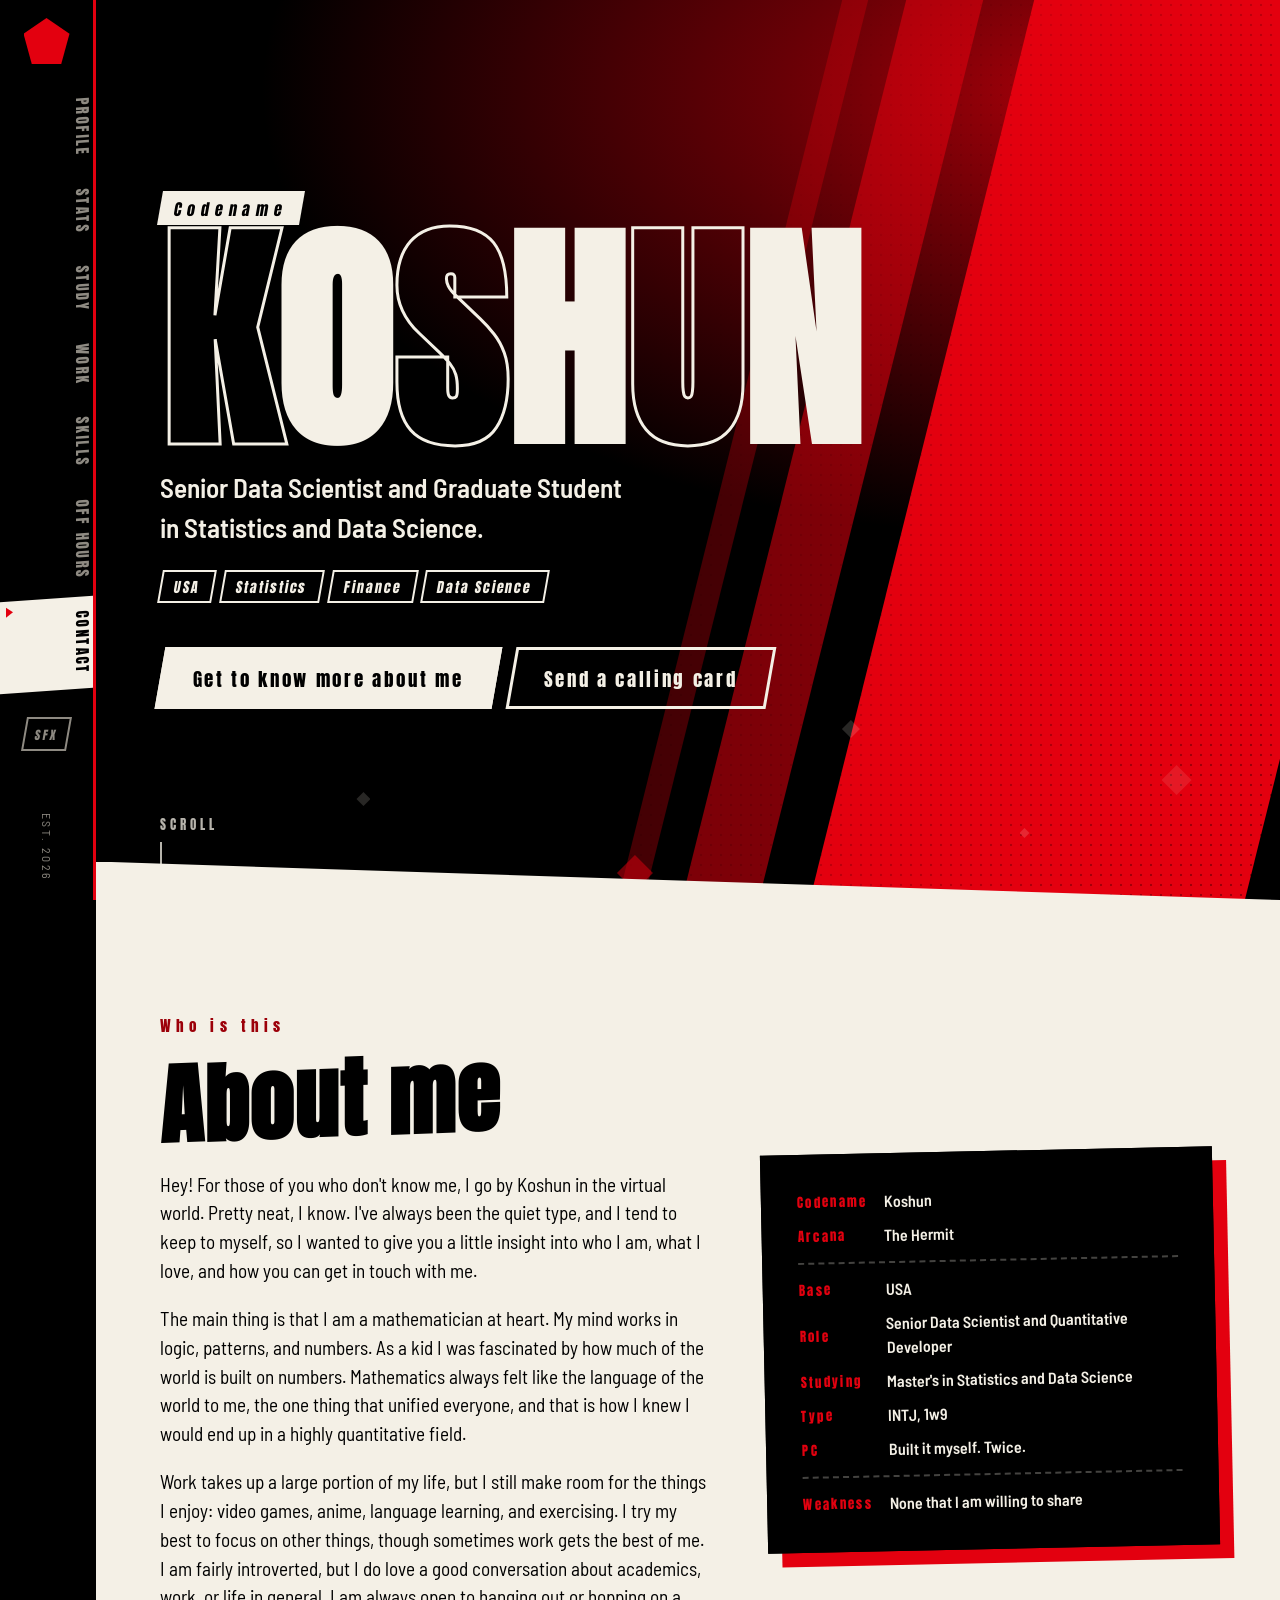
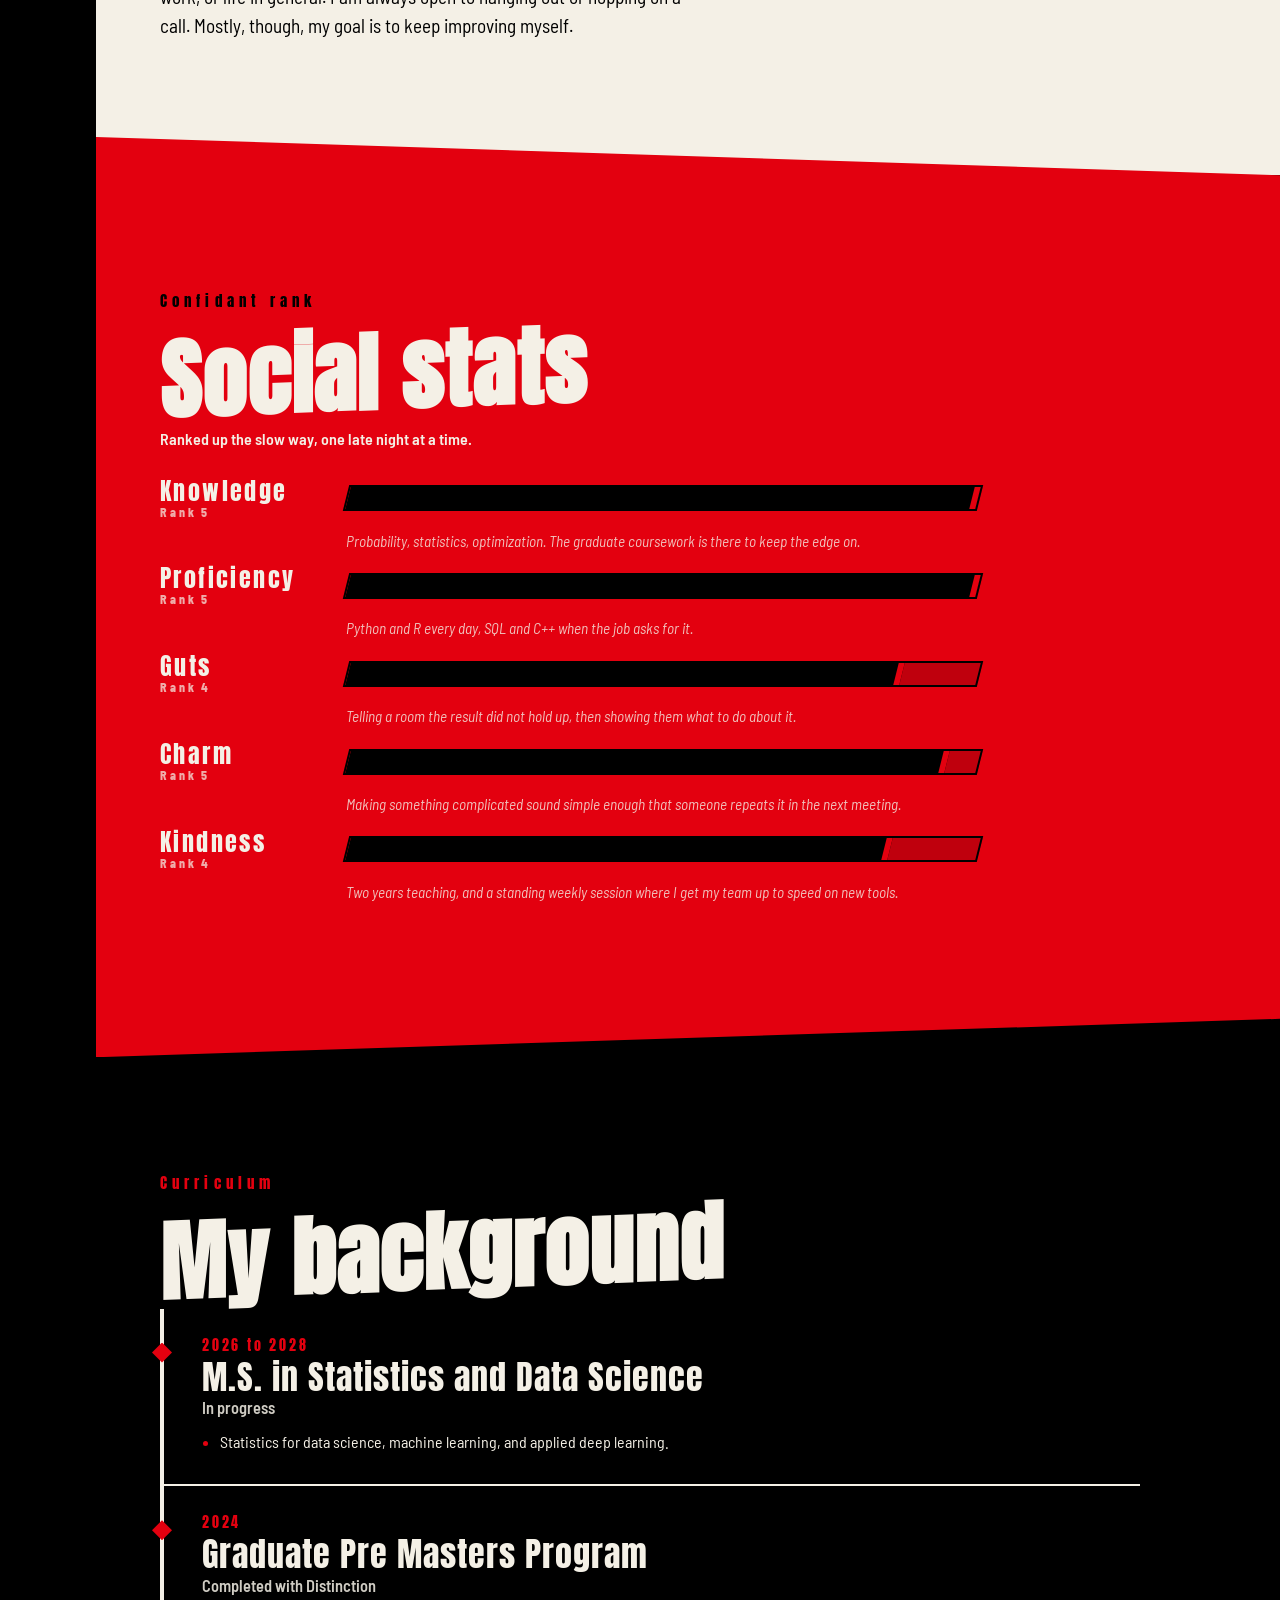
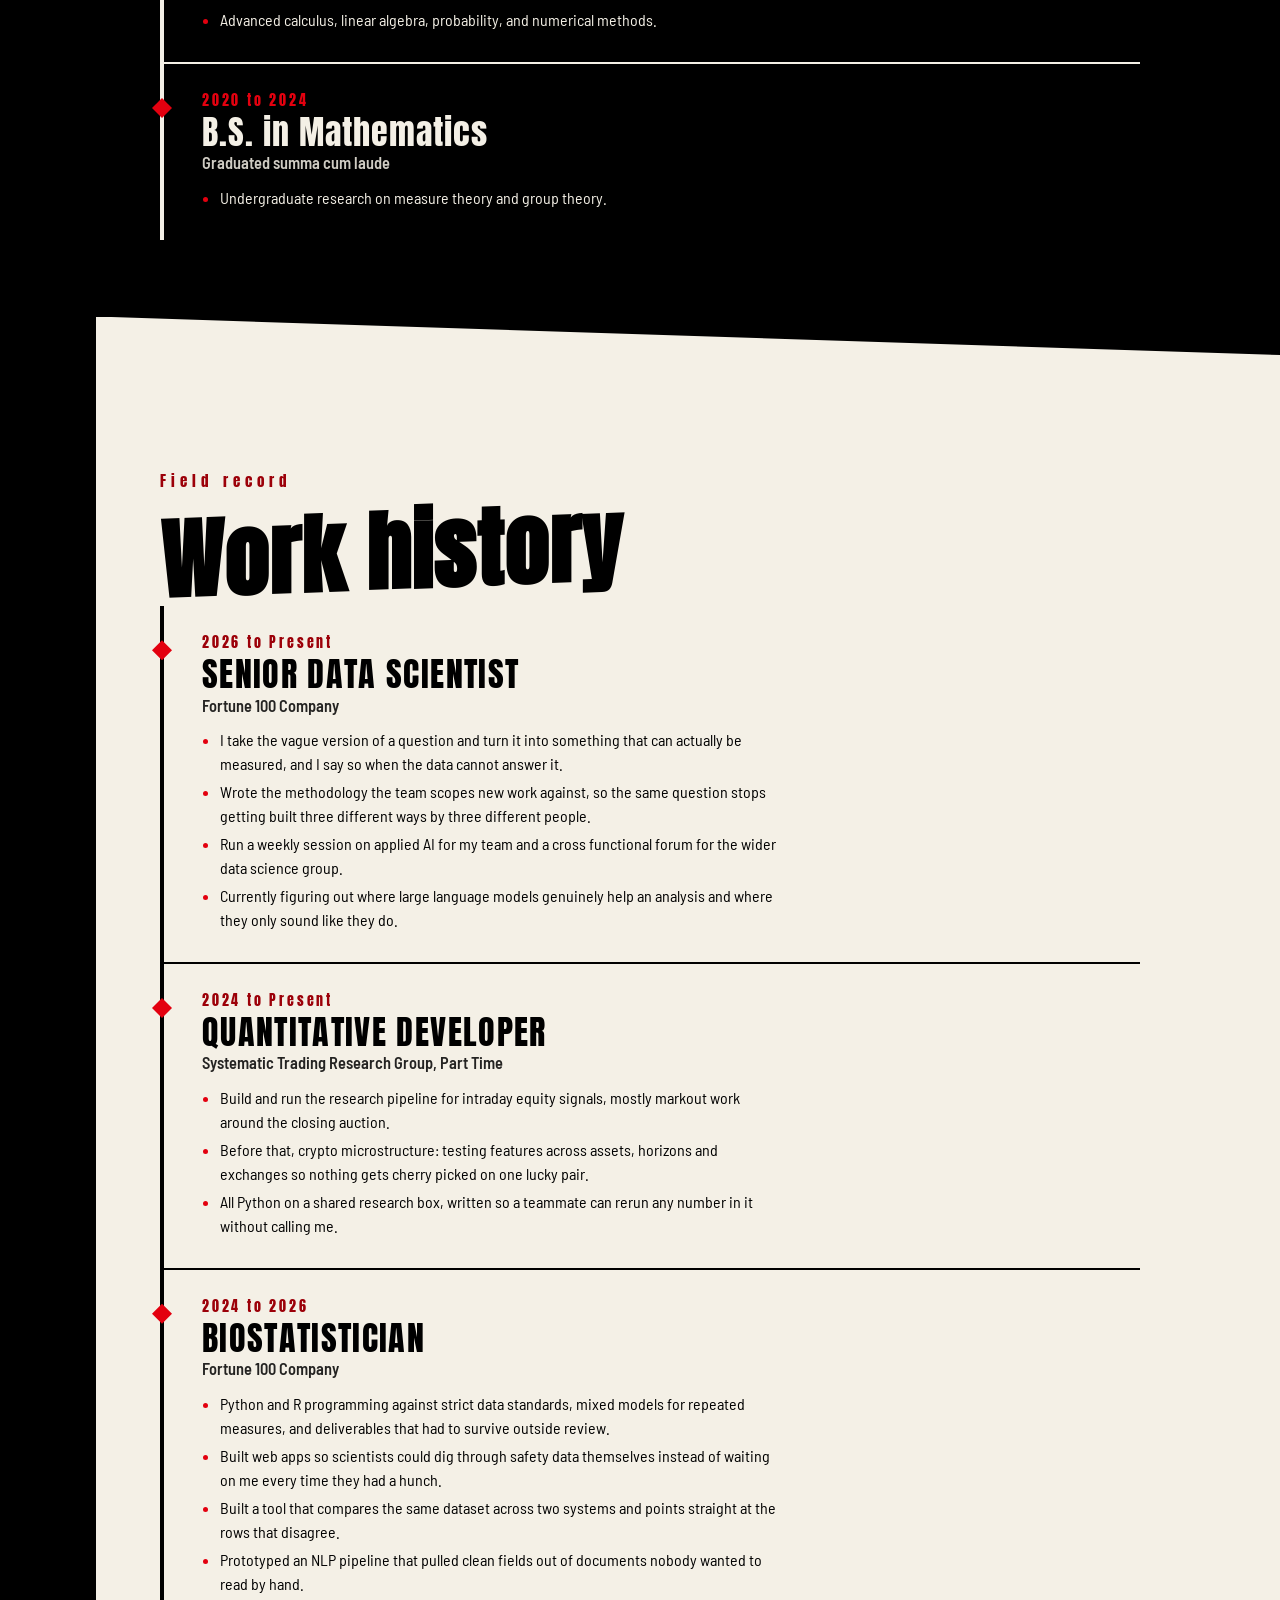
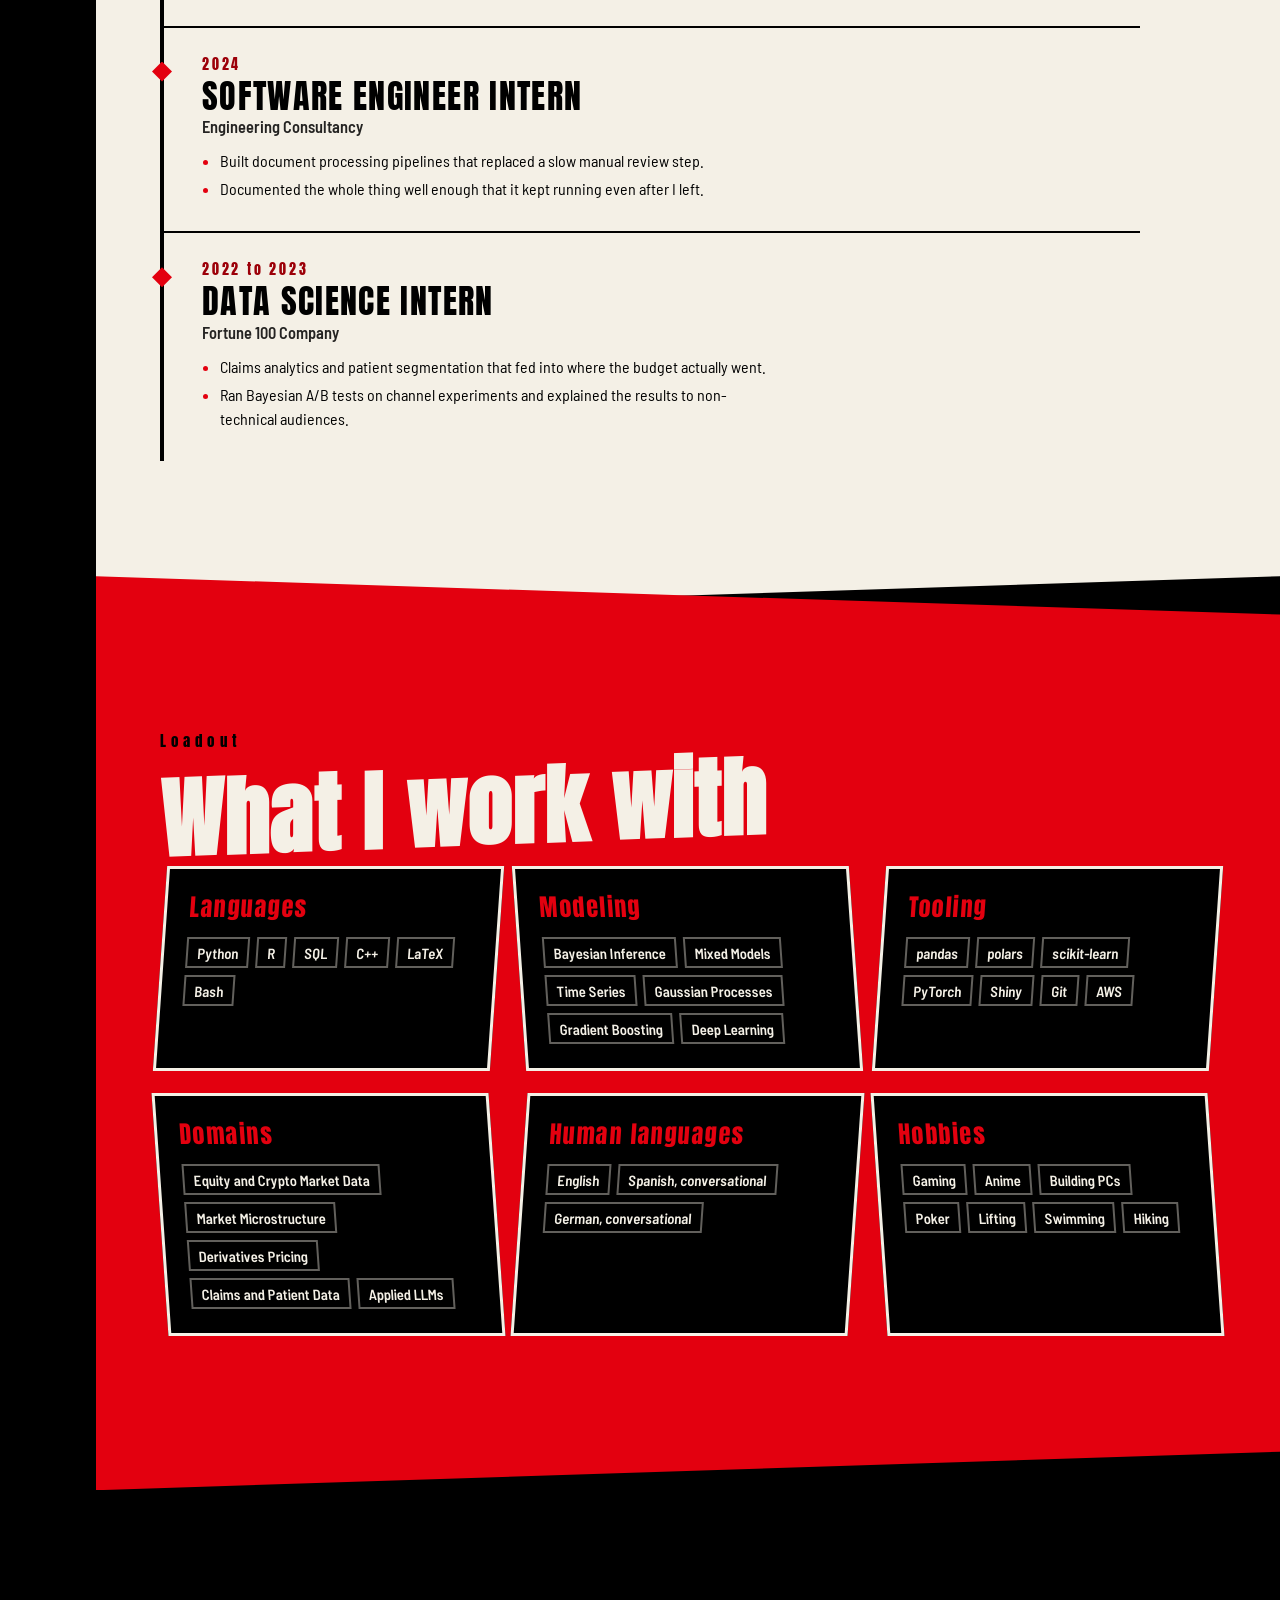
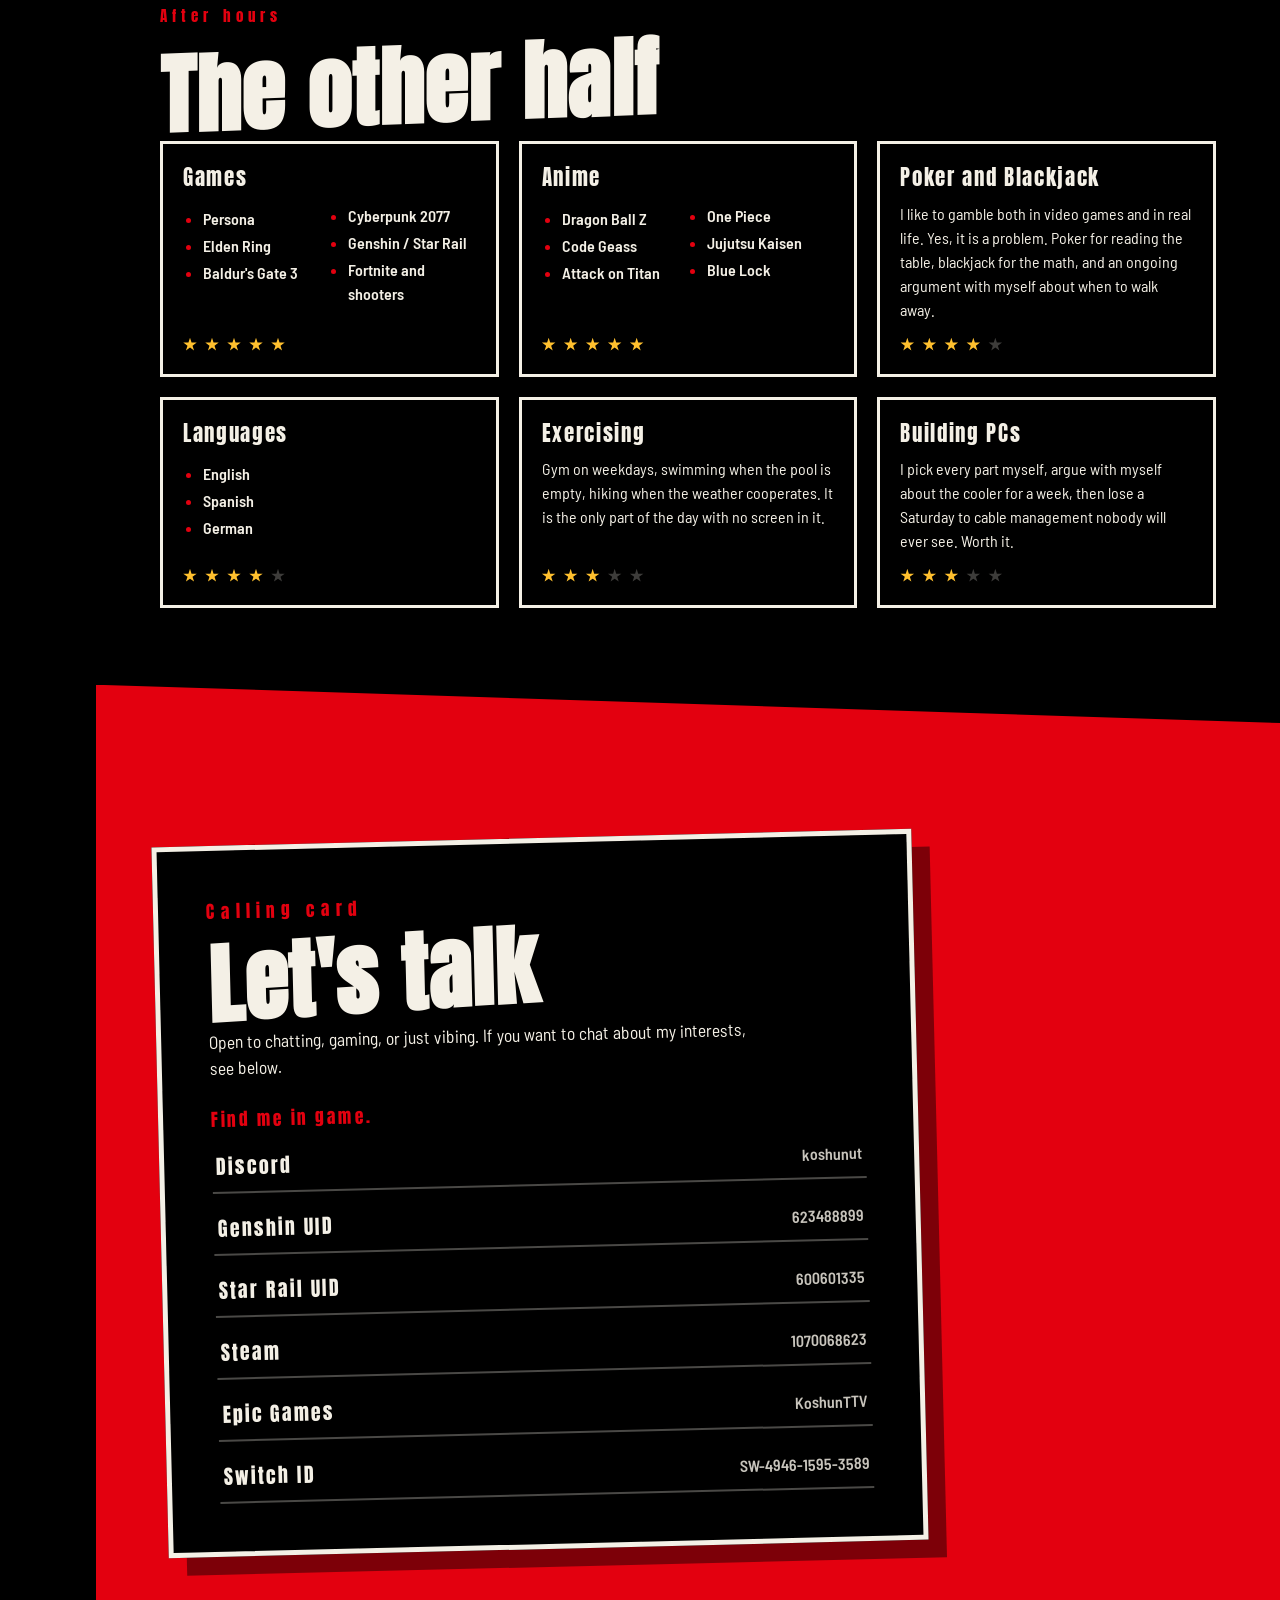
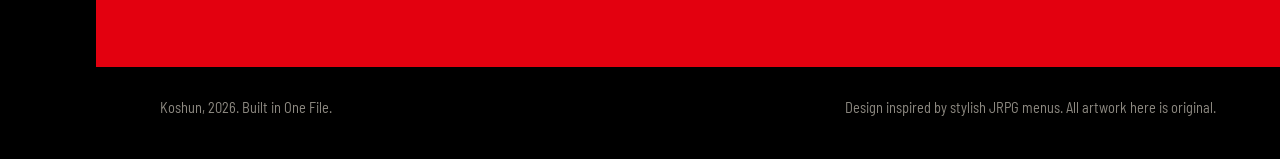
<file: index.html>
<!DOCTYPE html>
<html lang="en" data-theme="dark">
<head>
<meta charset="utf-8">
<meta name="viewport" content="width=device-width, initial-scale=1">
<title>Koshun</title>
<meta name="description" content="Portfolio of Koshun: senior data scientist, quantitative developer, and graduate student in statistics and data science.">
<link rel="preconnect" href="https://fonts.googleapis.com">
<link rel="preconnect" href="https://fonts.gstatic.com" crossorigin>
<link href="https://fonts.googleapis.com/css2?family=Anton&family=Barlow+Semi+Condensed:ital,wght@0,400;0,600;0,800;1,600&display=swap" rel="stylesheet">
<link rel="stylesheet" href="styles.css">
<noscript><style>
  #loader{ display:none; }
  .name span,.tagline,.meta,.cta-row{ opacity:1 !important; transform:none !important; }
  .fill{ width:var(--noscript-w,70%) !important; }
</style></noscript>
</head>
<body>

<!-- ===== loading screen ===== -->
<div id="loader">
  <div class="ldr-rays" aria-hidden="true"></div>
  <div class="ldr-dots" aria-hidden="true"></div>
  <div class="ldr-stage">
    <div class="ldr-mark" aria-hidden="true"><i></i><i></i><i></i></div>
    <p class="ldr-word" aria-hidden="true"><span>N</span><span>O</span><span>W</span><span> </span><span>L</span><span>O</span><span>A</span><span>D</span><span>I</span><span>N</span><span>G</span></p>
    <div class="ldr-bar" role="progressbar" aria-label="Loading"><span></span></div>
    <p class="ldr-tip">Take your time.</p>
  </div>
  <div class="ldr-panels" aria-hidden="true"><i></i><i></i><i></i><i></i></div>
  <button class="ldr-skip" id="skipBtn">SKIP</button>
</div>

<!-- ===== transition + splash overlays ===== -->
<div id="swipe" aria-hidden="true"></div>
<div id="attack" aria-hidden="true"><div class="burst"></div><p>KOSHUN</p></div>

<!-- ===== desktop rail ===== -->
<aside id="rail">
  <button class="mask" id="maskBtn" aria-label="Back to top"></button>
  <nav aria-label="Sections">
    <a href="#dossier">PROFILE</a>
    <a href="#stats">STATS</a>
    <a href="#school">STUDY</a>
    <a href="#work">WORK</a>
    <a href="#arsenal">SKILLS</a>
    <a href="#offhours">OFF HOURS</a>
    <a href="#contact">CONTACT</a>
  </nav>
  <button id="sfxBtn" aria-pressed="false" title="Interface sounds">SFX</button>
  <div id="railFoot">EST. 2026</div>
</aside>

<!-- ===== mobile bar ===== -->
<header id="bar">
  <span class="wordmark">KOSHUN</span>
  <button id="menuBtn" aria-expanded="false" aria-controls="sheet">MENU</button>
</header>
<div id="sheet">
  <a href="#dossier">Profile</a>
  <a href="#stats">Stats</a>
  <a href="#school">Study</a>
  <a href="#work">Work</a>
  <a href="#arsenal">Skills</a>
  <a href="#offhours">Off Hours</a>
  <a href="#contact">Contact</a>
</div>

<main>

<!-- ============ HERO ============ -->
<section id="hero">
  <div class="bg"></div>
  <div class="slabs" aria-hidden="true"><i></i><i></i><i></i></div>
  <div class="halftone dots" aria-hidden="true"></div>
  <div class="drift" aria-hidden="true"><i></i><i></i><i></i><i></i><i></i><i></i></div>

  <div class="inner">
    <span class="codename">Codename</span>
    <h1 class="name" aria-label="Koshun">
      <span>K</span><span>O</span><span>S</span><span>H</span><span>U</span><span>N</span>
    </h1>
    <p class="tagline">Senior Data Scientist and Graduate Student in Statistics and Data Science.</p>
    <div class="meta">
      <b>USA</b><b>Statistics</b><b>Finance</b><b>Data Science</b>
    </div>
    <div class="cta-row">
      <a class="btn" href="#dossier"><span>Get to know more about me</span></a>
      <a class="btn ghost" href="#contact"><span>Send a calling card</span></a>
    </div>
  </div>
  <div class="scrollhint" aria-hidden="true">SCROLL</div>
</section>

<!-- ============ DOSSIER ============ -->
<section id="dossier" class="on-bone cut-top">
  <p class="kicker">Who is this</p>
  <h2>About me</h2>
  <div class="dossier">
    <div>
      <p>Hey! For those of you who don't know me, I go by Koshun in the virtual world. Pretty neat, I know. I've always been the quiet type, and I tend to keep to myself, so I wanted to give you a little insight into who I am, what I love, and how you can get in touch with me.</p>
      <p>The main thing is that I am a mathematician at heart. My mind works in logic, patterns, and numbers. As a kid I was fascinated by how much of the world is built on numbers. Mathematics always felt like the language of the world to me, the one thing that unified everyone, and that is how I knew I would end up in a highly quantitative field.</p>
      <p>Work takes up a large portion of my life, but I still make room for the things I enjoy: video games, anime, language learning, and exercising. I try my best to focus on other things, though sometimes work gets the best of me. I am fairly introverted, but I do love a good conversation about academics, work, or life in general. I am always open to hanging out or hopping on a call. Mostly, though, my goal is to keep improving myself.</p>
    </div>
    <div class="idcard">
      <dl>
        <dt>Codename</dt><dd>Koshun</dd>
        <dt>Arcana</dt><dd>The Hermit</dd>
        <hr>
        <dt>Base</dt><dd>USA</dd>
        <dt>Role</dt><dd>Senior Data Scientist and Quantitative Developer</dd>
        <dt>Studying</dt><dd>Master's in Statistics and Data Science</dd>
        <dt>Type</dt><dd>INTJ, 1w9</dd>
        <dt>PC</dt><dd>Built it myself. Twice.</dd>
        <hr>
        <dt>Weakness</dt><dd>None that I am willing to share</dd>
      </dl>
    </div>
  </div>
</section>

<!-- ============ STATS ============ -->
<section id="stats" class="on-blood cut-both">
  <p class="kicker" style="color:var(--void)">Confidant rank</p>
  <h2>Social stats</h2>
  <p style="font-weight:600;max-width:52ch;margin-bottom:28px">Ranked up the slow way, one late night at a time.</p>
  <div class="stats" id="statList">
    <div class="stat">
      <span class="label">Knowledge<em>Rank 5</em></span>
      <span class="track"><span class="fill" data-val="100"></span></span>
      <span class="note">Probability, statistics, optimization. The graduate coursework is there to keep the edge on.</span>
    </div>
    <div class="stat">
      <span class="label">Proficiency<em>Rank 5</em></span>
      <span class="track"><span class="fill" data-val="100"></span></span>
      <span class="note">Python and R every day, SQL and C++ when the job asks for it.</span>
    </div>
    <div class="stat">
      <span class="label">Guts<em>Rank 4</em></span>
      <span class="track"><span class="fill" data-val="88"></span></span>
      <span class="note">Telling a room the result did not hold up, then showing them what to do about it.</span>
    </div>
    <div class="stat">
      <span class="label">Charm<em>Rank 5</em></span>
      <span class="track"><span class="fill" data-val="95"></span></span>
      <span class="note">Making something complicated sound simple enough that someone repeats it in the next meeting.</span>
    </div>
    <div class="stat">
      <span class="label">Kindness<em>Rank 4</em></span>
      <span class="track"><span class="fill" data-val="86"></span></span>
      <span class="note">Two years teaching, and a standing weekly session where I get my team up to speed on new tools.</span>
    </div>
  </div>
</section>

<!-- ============ EDUCATION ============ -->
<section id="school">
  <p class="kicker">Curriculum</p>
  <h2>My background</h2>
  <div class="timeline">
    <article class="tl">
      <div class="when">2026 to 2028</div>
      <h3>M.S. in Statistics and Data Science</h3>
      <div class="where">In progress</div>
      <ul>
        <li>Statistics for data science, machine learning, and applied deep learning.</li>
      </ul>
    </article>
    <article class="tl">
      <div class="when">2024</div>
      <h3>Graduate Pre Masters Program</h3>
      <div class="where">Completed with Distinction</div>
      <ul>
        <li>Advanced calculus, linear algebra, probability, and numerical methods.</li>
      </ul>
    </article>
    <article class="tl">
      <div class="when">2020 to 2024</div>
      <h3>B.S. in Mathematics</h3>
      <div class="where">Graduated summa cum laude</div>
      <ul>
        <li>Undergraduate research on measure theory and group theory.</li>
      </ul>
    </article>
  </div>
</section>

<!-- ============ WORK ============ -->
<section id="work" class="on-bone cut-both">
  <p class="kicker">Field record</p>
  <h2>Work history</h2>
  <div class="timeline">
    <article class="tl">
      <div class="when">2026 to Present</div>
      <h3>Senior Data Scientist</h3>
      <div class="where">Fortune 100 Company</div>
      <ul>
        <li>I take the vague version of a question and turn it into something that can actually be measured, and I say so when the data cannot answer it.</li>
        <li>Wrote the methodology the team scopes new work against, so the same question stops getting built three different ways by three different people.</li>
        <li>Run a weekly session on applied AI for my team and a cross functional forum for the wider data science group.</li>
        <li>Currently figuring out where large language models genuinely help an analysis and where they only sound like they do.</li>
      </ul>
    </article>
    <article class="tl">
      <div class="when">2024 to Present</div>
      <h3>Quantitative Developer</h3>
      <div class="where">Systematic Trading Research Group, Part Time</div>
      <ul>
        <li>Build and run the research pipeline for intraday equity signals, mostly markout work around the closing auction.</li>
        <li>Before that, crypto microstructure: testing features across assets, horizons and exchanges so nothing gets cherry picked on one lucky pair.</li>
        <li>All Python on a shared research box, written so a teammate can rerun any number in it without calling me.</li>
      </ul>
    </article>
    <article class="tl">
      <div class="when">2024 to 2026</div>
      <h3>Biostatistician</h3>
      <div class="where">Fortune 100 Company</div>
      <ul>
        <li>Python and R programming against strict data standards, mixed models for repeated measures, and deliverables that had to survive outside review.</li>
        <li>Built web apps so scientists could dig through safety data themselves instead of waiting on me every time they had a hunch.</li>
        <li>Built a tool that compares the same dataset across two systems and points straight at the rows that disagree.</li>
        <li>Prototyped an NLP pipeline that pulled clean fields out of documents nobody wanted to read by hand.</li>
      </ul>
    </article>
    <article class="tl">
      <div class="when">2024</div>
      <h3>Software Engineer Intern</h3>
      <div class="where">Engineering Consultancy</div>
      <ul>
        <li>Built document processing pipelines that replaced a slow manual review step.</li>
        <li>Documented the whole thing well enough that it kept running even after I left.</li>
      </ul>
    </article>
    <article class="tl">
      <div class="when">2022 to 2023</div>
      <h3>Data Science Intern</h3>
      <div class="where">Fortune 100 Company</div>
      <ul>
        <li>Claims analytics and patient segmentation that fed into where the budget actually went.</li>
        <li>Ran Bayesian A/B tests on channel experiments and explained the results to non-technical audiences.</li>
      </ul>
    </article>
  </div>
</section>

<!-- ============ ARSENAL ============ -->
<section id="arsenal" class="on-blood cut-both">
  <p class="kicker" style="color:var(--void)">Loadout</p>
  <h2>What I work with</h2>
  <div class="arsenal">
    <div class="gear">
      <h3>Languages</h3>
      <ul><li>Python</li><li>R</li><li>SQL</li><li>C++</li><li>LaTeX</li><li>Bash</li></ul>
    </div>
    <div class="gear">
      <h3>Modeling</h3>
      <ul><li>Bayesian Inference</li><li>Mixed Models</li><li>Time Series</li><li>Gaussian Processes</li><li>Gradient Boosting</li><li>Deep Learning</li></ul>
    </div>
    <div class="gear">
      <h3>Tooling</h3>
      <ul><li>pandas</li><li>polars</li><li>scikit-learn</li><li>PyTorch</li><li>Shiny</li><li>Git</li><li>AWS</li></ul>
    </div>
    <div class="gear">
      <h3>Domains</h3>
      <ul><li>Equity and Crypto Market Data</li><li>Market Microstructure</li><li>Derivatives Pricing</li><li>Claims and Patient Data</li><li>Applied LLMs</li></ul>
    </div>
    <div class="gear">
      <h3>Human languages</h3>
      <ul><li>English</li><li>Spanish, conversational</li><li>German, conversational</li></ul>
    </div>
    <div class="gear">
      <h3>Hobbies</h3>
      <ul><li>Gaming</li><li>Anime</li><li>Building PCs</li><li>Poker</li><li>Lifting</li><li>Swimming</li><li>Hiking</li></ul>
    </div>
  </div>
</section>

<!-- ============ OFF HOURS ============ -->
<section id="offhours">
  <p class="kicker">After hours</p>
  <h2>The other half</h2>
  <div class="hobbies">
    <div class="hob">
      <h3>Games</h3>
      <ul class="two"><li>Persona</li><li>Elden Ring</li><li>Baldur's Gate 3</li><li>Cyberpunk 2077</li><li>Genshin / Star Rail</li><li>Fortnite and shooters</li></ul>
      <div class="row" aria-label="Interest level 5 of 5"><span class="pip on"></span><span class="pip on"></span><span class="pip on"></span><span class="pip on"></span><span class="pip on"></span></div>
    </div>
    <div class="hob">
      <h3>Anime</h3>
      <ul class="two"><li>Dragon Ball Z</li><li>Code Geass</li><li>Attack on Titan</li><li>One Piece</li><li>Jujutsu Kaisen</li><li>Blue Lock</li></ul>
      <div class="row" aria-label="Interest level 5 of 5"><span class="pip on"></span><span class="pip on"></span><span class="pip on"></span><span class="pip on"></span><span class="pip on"></span></div>
    </div>
    <div class="hob">
      <h3>Poker and Blackjack</h3>
      <p>I like to gamble both in video games and in real life. Yes, it is a problem. Poker for reading the table, blackjack for the math, and an ongoing argument with myself about when to walk away.</p>
      <div class="row" aria-label="Interest level 4 of 5"><span class="pip on"></span><span class="pip on"></span><span class="pip on"></span><span class="pip on"></span><span class="pip"></span></div>
    </div>
    <div class="hob">
      <h3>Languages</h3>
      <ul><li>English</li><li>Spanish</li><li>German</li></ul>
      <div class="row" aria-label="Interest level 4 of 5"><span class="pip on"></span><span class="pip on"></span><span class="pip on"></span><span class="pip on"></span><span class="pip"></span></div>
    </div>
    <div class="hob">
      <h3>Exercising</h3>
      <p>Gym on weekdays, swimming when the pool is empty, hiking when the weather cooperates. It is the only part of the day with no screen in it.</p>
      <div class="row" aria-label="Interest level 3 of 5"><span class="pip on"></span><span class="pip on"></span><span class="pip on"></span><span class="pip"></span><span class="pip"></span></div>
    </div>
    <div class="hob">
      <h3>Building PCs</h3>
      <p>I pick every part myself, argue with myself about the cooler for a week, then lose a Saturday to cable management nobody will ever see. Worth it.</p>
      <div class="row" aria-label="Interest level 3 of 5"><span class="pip on"></span><span class="pip on"></span><span class="pip on"></span><span class="pip"></span><span class="pip"></span></div>
    </div>
  </div>
</section>

<!-- ============ CONTACT ============ -->
<section id="contact" class="on-blood cut-top">
  <div class="card">
    <div class="rays" style="--rx:90%;--ry:8%" aria-hidden="true"></div>
    <p class="kicker">Calling card</p>
    <h2>Let's talk</h2>
    <p>Open to chatting, gaming, or just vibing. If you want to chat about my interests, see below.</p>
    <p class="sub">Find me in game.</p>
    <ul class="links">
      <li><span class="flat"><span class="k">Discord</span><span class="v">koshunut</span></span></li>
      <li><span class="flat"><span class="k">Genshin UID</span><span class="v">623488899</span></span></li>
      <li><span class="flat"><span class="k">Star Rail UID</span><span class="v">600601335</span></span></li>
      <li><span class="flat"><span class="k">Steam</span><span class="v">1070068623</span></span></li>
      <li><span class="flat"><span class="k">Epic Games</span><span class="v">KoshunTTV</span></span></li>
      <li><span class="flat"><span class="k">Switch ID</span><span class="v">SW-4946-1595-3589</span></span></li>
    </ul>
  </div>
</section>

</main>

<footer>
  <span>Koshun, 2026. Built in One File.</span>
  <span>Design inspired by stylish JRPG menus. All artwork here is original.</span>
</footer>

<script src="script.js"></script>
</body>
</html>
</file>
<file: styles.css>
/* ============================================================
   TOKENS
   ============================================================ */
:root{
  --void:#000000;
  --blood:#E3000F;
  --blood-deep:#9C0009;
  --bone:#F4F0E6;
  --ash:#8E8A82;
  --gold:#FFC02E;

  --ink-on-bone:#000000;
  --display:"Anton", "Arial Narrow", Impact, sans-serif;
  --body:"Barlow Semi Condensed", "Helvetica Neue", Arial, sans-serif;

  --rail:96px;
  --pad:clamp(20px, 5vw, 72px);
  color-scheme: dark;
}
:root:not([data-theme="light"]){ color-scheme: dark; }

*,*::before,*::after{ box-sizing:border-box; }

html{ scroll-behavior:smooth; }
body{
  margin:0;
  background:var(--void);
  color:var(--bone);
  font-family:var(--body);
  font-size:clamp(16px,1.05vw,19px);
  line-height:1.5;
  overflow-x:hidden;
  -webkit-font-smoothing:antialiased;
}
img{max-width:100%;}
a{color:inherit;}
::selection{ background:var(--blood); color:var(--bone); }

:focus-visible{
  outline:3px solid var(--gold);
  outline-offset:3px;
}

/* halftone + speedline utilities */
.dots{
  background-image:radial-gradient(var(--dot,rgba(255,255,255,.16)) 1.4px, transparent 1.5px);
  background-size:10px 10px;
}
.rays::before{
  content:"";
  position:absolute; inset:-30%;
  background:repeating-conic-gradient(from 0deg at var(--rx,50%) var(--ry,50%),
    rgba(0,0,0,.20) 0deg 2.2deg, transparent 2.2deg 7deg);
  pointer-events:none;
}

/* ============================================================
   PAGE-LOAD SEQUENCE (one orchestrated moment)
   ============================================================ */
#wipe{
  position:fixed; inset:0; z-index:999;
  background:var(--blood);
  transform:skewY(-8deg) scaleY(1.6);
  transform-origin:left center;
  animation:wipeOut .85s cubic-bezier(.85,.02,.24,1) .25s forwards;
}
#wipe span{
  position:absolute; inset:0;
  display:grid; place-items:center;
  font-family:var(--display);
  font-size:clamp(3rem,12vw,9rem);
  letter-spacing:.04em;
  color:var(--void);
  transform:skewY(8deg);
}
@keyframes wipeOut{ to{ transform:skewY(-8deg) scaleY(1.6) translateX(-115%); } }
.js-loaded #wipe{ display:none; }

/* ============================================================
   NAV
   ============================================================ */
#rail{
  position:fixed; left:0; top:0; bottom:0; width:var(--rail);
  z-index:60;
  background:var(--void);
  border-right:3px solid var(--blood);
  display:flex; flex-direction:column; align-items:center;
  padding:18px 0;
  gap:14px;
}
.mask{
  width:46px;height:46px;flex:none;
  background:var(--blood);
  border:none; padding:0; cursor:pointer;
  clip-path:polygon(50% 0,100% 34%,82% 100%,18% 100%,0 34%);
  transition:transform .18s ease;
}
.mask:hover,.mask:focus-visible{ transform:rotate(-8deg) scale(1.08); }
.mask.slash{ animation:maskSlash .5s ease; }
@keyframes maskSlash{ 50%{ transform:rotate(-24deg) scale(1.3); } }

#rail nav{
  display:flex; flex-direction:column; gap:4px;
  margin-top:8px; width:100%;
}
#rail nav a{
  writing-mode:vertical-rl;
  text-orientation:mixed;
  text-decoration:none;
  font-family:var(--display);
  font-size:15px; letter-spacing:.16em;
  padding:14px 0;
  color:var(--ash);
  text-align:center;
  transform:skewY(-4deg);
  transition:color .14s ease, background .14s ease, transform .14s ease;
}
#rail nav a:hover,#rail nav a:focus-visible{ color:var(--bone); background:var(--blood); transform:skewY(-4deg) translateX(4px); }
#rail nav a[aria-current="true"]{ color:var(--void); background:var(--bone); }

#railFoot{ margin-top:auto; font-size:12px; color:var(--ash); writing-mode:vertical-rl; letter-spacing:.2em; }

/* mobile bar and sheet: hidden until the mobile breakpoint */
#bar{ display:none; }
#sheet{ display:none; }

@media (max-width:860px){
  :root{ --rail:0px; }
  #rail{ display:none; }
  #bar{
    display:flex; align-items:center; justify-content:space-between;
    position:fixed; top:0; left:0; right:0; z-index:70;
    background:var(--void); border-bottom:3px solid var(--blood);
    padding:10px 14px;
  }
  #bar .wordmark{ font-family:var(--display); font-size:22px; letter-spacing:.1em; }
  #menuBtn{
    font-family:var(--display); font-size:18px; letter-spacing:.12em;
    background:var(--blood); color:var(--bone); border:none;
    padding:10px 18px; transform:skewX(-10deg); cursor:pointer;
  }
  #sheet{
    position:fixed; inset:0; z-index:65;
    background:var(--blood);
    display:flex; flex-direction:column; justify-content:center; gap:6px;
    padding:80px 24px 40px;
    transform:translateY(-102%);
    transition:transform .32s cubic-bezier(.7,0,.2,1);
  }
  #sheet.open{ transform:translateY(0); }
  #sheet a{
    font-family:var(--display); font-size:clamp(28px,9vw,44px);
    text-decoration:none; color:var(--void);
    transform:skewX(-8deg);
    padding:4px 10px;
  }
  #sheet a:nth-child(odd){ color:var(--bone); }
}

/* ============================================================
   SHELL
   ============================================================ */
main{ margin-left:var(--rail); }
@media (max-width:860px){ main{ margin-top:58px; } }

section{ position:relative; padding:clamp(64px,9vw,120px) var(--pad); }

.kicker{
  font-family:var(--display);
  font-size:clamp(13px,1.3vw,15px);
  letter-spacing:.34em;
  color:var(--blood);
  margin:0 0 10px;
}
.on-bone .kicker{ color:var(--blood-deep); }

h2{
  font-family:var(--display);
  font-size:clamp(2.6rem,7.5vw,5.5rem);
  line-height:.86;
  margin:0 0 28px;
  letter-spacing:.01em;
  transform:skewY(-2.2deg);
}
h3{ font-family:var(--display); font-weight:400; letter-spacing:.03em; margin:0; }

p{ max-width:62ch; }

/* ============================================================
   HERO
   ============================================================ */
#hero{
  min-height:100svh;
  display:flex; flex-direction:column; justify-content:center;
  position:relative; overflow:hidden;
  padding-block:clamp(90px,14vh,160px);
}
#hero .bg{
  position:absolute; inset:0;
  background:
    radial-gradient(120% 90% at 80% 10%, var(--blood-deep) 0%, transparent 55%),
    var(--void);
}
#hero .slabs{ position:absolute; inset:0; overflow:hidden; }
#hero .slabs i{
  position:absolute; display:block; background:var(--blood);
  transform:skewX(-14deg);
}
#hero .slabs i:nth-child(1){ width:34vw; height:130%; top:-15%; right:-6vw; opacity:1; }
#hero .slabs i:nth-child(2){ width:6vw; height:130%; top:-15%; right:32vw; opacity:.55; }
#hero .slabs i:nth-child(3){ width:2vw; height:130%; top:-15%; right:41vw; opacity:.3; }
#hero .halftone{
  position:absolute; inset:0; --dot:rgba(0,0,0,.35);
  mask-image:linear-gradient(115deg, transparent 45%, #000 100%);
}

#hero .inner{ position:relative; z-index:2; max-width:1180px; }

.codename{
  display:inline-block;
  font-family:var(--display); font-size:clamp(12px,1.4vw,16px);
  letter-spacing:.36em;
  background:var(--bone); color:var(--void);
  padding:6px 14px 4px; transform:skewX(-10deg);
  margin-bottom:clamp(14px,2vw,24px);
}
.namewrap{ position:relative; }
.name{
  font-family:var(--display);
  font-size:clamp(4.2rem,19vw,15rem);
  line-height:.78;
  margin:0;
  letter-spacing:.005em;
  display:flex; flex-wrap:wrap;
}
.name span{
  display:inline-block;
  transform:translateY(120%) rotate(6deg);
  opacity:0;
}
.js-loaded .name span{ animation:drop .5s cubic-bezier(.16,1.1,.3,1) forwards; }
.name span:nth-child(1){ animation-delay:.10s }
.name span:nth-child(2){ animation-delay:.16s }
.name span:nth-child(3){ animation-delay:.22s }
.name span:nth-child(4){ animation-delay:.28s }
.name span:nth-child(5){ animation-delay:.34s }
.name span:nth-child(6){ animation-delay:.40s }
@keyframes drop{ to{ transform:none; opacity:1; } }
.name span:nth-child(even){ color:var(--bone); }
.name span:nth-child(odd){
  color:transparent;
  -webkit-text-stroke:3px var(--bone);
}
@media (max-width:640px){ .name span:nth-child(odd){ -webkit-text-stroke-width:2px; } }

.tagline{
  font-size:clamp(1.1rem,2.4vw,1.7rem);
  font-weight:600;
  max-width:34ch;
  margin:clamp(18px,3vw,30px) 0 0;
  opacity:0; transform:translateY(14px);
}
.js-loaded .tagline{ animation:rise .5s ease .58s forwards; }
.meta{
  display:flex; flex-wrap:wrap; gap:10px 8px;
  margin-top:22px; opacity:0;
}
.js-loaded .meta{ animation:rise .5s ease .7s forwards; }
.meta b{
  font-family:var(--display); font-weight:400;
  font-size:14px; letter-spacing:.14em;
  border:2px solid var(--bone); padding:5px 12px 3px;
  transform:skewX(-10deg);
}
@keyframes rise{ to{ transform:none; opacity:1; } }

.cta-row{ display:flex; flex-wrap:wrap; gap:14px; margin-top:clamp(26px,4vw,44px); opacity:0; }
.js-loaded .cta-row{ animation:rise .5s ease .8s forwards; }
.btn{
  font-family:var(--display); font-size:clamp(15px,1.7vw,19px);
  letter-spacing:.14em;
  text-decoration:none;
  padding:15px 30px 12px;
  background:var(--bone); color:var(--void);
  transform:skewX(-10deg);
  border:3px solid var(--bone);
  transition:transform .15s ease, background .15s ease, color .15s ease;
  cursor:pointer;
}
.btn > span{ display:inline-block; transform:skewX(10deg); }
.btn:hover,.btn:focus-visible{ transform:skewX(-10deg) translate(-3px,-3px); box-shadow:8px 8px 0 var(--blood); }
.btn.ghost{ background:transparent; color:var(--bone); }
.btn.ghost:hover{ box-shadow:8px 8px 0 var(--bone); background:var(--blood); border-color:var(--blood); }

.scrollhint{
  position:absolute; bottom:24px; left:var(--pad); z-index:3;
  font-family:var(--display); font-size:13px; letter-spacing:.3em; color:var(--bone);
  opacity:.75;
}
.scrollhint::after{ content:""; display:block; width:2px; height:34px; background:var(--bone); margin-top:8px; animation:pulse 1.8s ease-in-out infinite; }
@keyframes pulse{ 0%,100%{ transform:scaleY(.4); opacity:.4; transform-origin:top; } 50%{ transform:scaleY(1); opacity:1; transform-origin:top; } }

/* ============================================================
   PANELS
   ============================================================ */
.on-bone{ background:var(--bone); color:var(--ink-on-bone); }
.on-blood{ background:var(--blood); color:var(--bone); }
.cut-top{ clip-path:polygon(0 0,100% 3vw,100% 100%,0 100%); margin-top:-3vw; padding-top:calc(clamp(64px,9vw,120px) + 3vw); }
.cut-bottom{ clip-path:polygon(0 0,100% 0,100% calc(100% - 3vw),0 100%); padding-bottom:calc(clamp(64px,9vw,120px) + 3vw); }
.cut-both{ clip-path:polygon(0 0,100% 3vw,100% calc(100% - 3vw),0 100%); margin-top:-3vw; padding-block:calc(clamp(64px,9vw,120px) + 3vw); }

/* ============================================================
   DOSSIER
   ============================================================ */
.dossier{ display:grid; grid-template-columns:minmax(0,1.1fr) minmax(0,.9fr); gap:clamp(24px,4vw,56px); align-items:start; }
@media (max-width:900px){ .dossier{ grid-template-columns:1fr; } }

.dossier p{ font-size:clamp(1rem,1.5vw,1.2rem); }
.dossier p + p{ margin-top:1em; }

.idcard{
  background:var(--void); color:var(--bone);
  border:4px solid var(--void);
  box-shadow:14px 14px 0 var(--blood);
  transform:rotate(-1.2deg);
  padding:clamp(20px,3vw,32px);
}
.idcard dl{ margin:0; display:grid; grid-template-columns:auto 1fr; gap:10px 16px; }
.idcard dt{ font-family:var(--display); font-size:13px; letter-spacing:.18em; color:var(--blood); align-self:center; }
.idcard dd{ margin:0; font-weight:600; }
.idcard hr{ grid-column:1/-1; border:none; border-top:2px dashed rgba(244,240,230,.28); margin:4px 0; }

/* ============================================================
   STATS
   ============================================================ */
.stats{ display:grid; gap:14px; max-width:820px; }
.stat{ display:grid; grid-template-columns:minmax(120px,170px) 1fr; gap:16px; align-items:center; }
@media (max-width:640px){ .stat{ grid-template-columns:1fr; gap:4px; } }
.stat .label{ font-family:var(--display); font-size:clamp(17px,2.2vw,24px); letter-spacing:.1em; line-height:1; }
.stat .label em{ display:block; font-family:var(--body); font-style:normal; font-weight:800; font-size:12px; letter-spacing:.24em; opacity:.72; margin-top:3px; }
.stat .track{ position:relative; height:26px; background:rgba(0,0,0,.16); border:2px solid var(--void); transform:skewX(-14deg); overflow:hidden; }
.stat .fill{ position:absolute; inset:0; right:auto; width:0; background:var(--void); transition:width .9s cubic-bezier(.2,.8,.2,1); }
.stat .fill::after{ content:""; position:absolute; right:0; top:0; bottom:0; width:6px; background:var(--blood); }
.stat .note{ grid-column:2; font-size:.95rem; font-style:italic; opacity:.8; margin-top:-4px; }
@media (max-width:640px){ .stat .note{ grid-column:1; } }

/* ============================================================
   TIMELINE
   ============================================================ */
.timeline{ display:grid; gap:0; max-width:980px; border-left:4px solid var(--bone); }
.on-bone .timeline{ border-left-color:var(--void); }
.tl{
  position:relative;
  padding:clamp(18px,2.4vw,26px) 0 clamp(18px,2.4vw,26px) clamp(20px,3vw,38px);
  border-bottom:2px solid currentColor;
}
.tl:last-child{ border-bottom:none; }
.tl::before{
  content:""; position:absolute; left:-12px; top:calc(clamp(18px,2.4vw,26px) + 8px);
  width:20px; height:20px; background:var(--blood);
  clip-path:polygon(50% 0,100% 50%,50% 100%,0 50%);
}
.tl .when{ font-family:var(--display); font-size:14px; letter-spacing:.2em; color:var(--blood); }
.on-bone .tl .when{ color:var(--blood-deep); }
.tl h3{ font-size:clamp(1.35rem,3vw,2.1rem); line-height:1.02; margin:4px 0 2px; }
#work .tl h3{ text-transform:uppercase; letter-spacing:.04em; }
.tl .where{ font-weight:600; font-size:1.02rem; opacity:.85; }
.tl ul{ margin:10px 0 0; padding-left:18px; }
.tl li{ margin:4px 0; max-width:70ch; }
.tl li::marker{ color:var(--blood); }

/* ============================================================
   ARSENAL
   ============================================================ */
.arsenal{ display:grid; grid-template-columns:repeat(3,minmax(0,1fr)); gap:clamp(14px,2vw,22px); }
@media (max-width:900px){ .arsenal{ grid-template-columns:repeat(2,minmax(0,1fr)); } }
@media (max-width:560px){ .arsenal{ grid-template-columns:1fr; } }
.gear{
  background:var(--void); color:var(--bone);
  padding:20px 22px 24px;
  border:3px solid var(--bone);
  transform:skewX(-4deg);
}
.gear:nth-child(even){ transform:skewX(4deg); }
.gear h3{ font-size:1.5rem; color:var(--blood); letter-spacing:.06em; }
.gear ul{ list-style:none; margin:12px 0 0; padding:0; display:flex; flex-wrap:wrap; gap:7px; }
.gear li{ font-size:.92rem; font-weight:600; border:2px solid rgba(244,240,230,.4); padding:3px 9px 2px; }

/* ============================================================
   CASE FILES
   ============================================================ */
.files{ display:grid; grid-template-columns:repeat(auto-fit,minmax(min(100%,300px),1fr)); gap:clamp(16px,2.2vw,26px); }
.file{
  position:relative; text-align:left;
  background:var(--bone); color:var(--void);
  border:none; padding:0; font:inherit; cursor:pointer;
  box-shadow:10px 10px 0 var(--void);
  transform:rotate(-.6deg);
  transition:transform .16s ease, box-shadow .16s ease;
}
.file:nth-child(3n+2){ transform:rotate(.8deg); }
.file:nth-child(3n+3){ transform:rotate(-1.4deg); }
.file:hover,.file:focus-visible{ transform:rotate(0deg) translate(-4px,-4px); box-shadow:16px 16px 0 var(--void); }
.file .top{ display:flex; justify-content:space-between; align-items:baseline; gap:10px; background:var(--void); color:var(--bone); padding:10px 16px 8px; }
.file .tag{ font-family:var(--display); font-size:12px; letter-spacing:.2em; color:var(--blood); }
.file .plus{ font-family:var(--display); font-size:18px; }
.file .body{ padding:16px 18px 20px; }
.file h3{ font-size:1.45rem; line-height:1.02; }
.file .blurb{ margin:8px 0 0; font-size:1rem; }
.file .more{ display:none; margin-top:12px; border-top:2px dashed rgba(0,0,0,.25); padding-top:10px; }
.file[aria-expanded="true"] .more{ display:block; }
.file[aria-expanded="true"] .plus::after{ content:"CLOSE"; }
.file .plus::after{ content:"OPEN"; }
.file .stack{ display:flex; flex-wrap:wrap; gap:6px; margin-top:10px; }
.file .stack span{ font-size:.8rem; font-weight:800; letter-spacing:.06em; background:var(--void); color:var(--bone); padding:3px 8px 2px; }

/* ============================================================
   OFF HOURS
   ============================================================ */
.hobbies{ display:grid; grid-template-columns:repeat(3,minmax(0,1fr)); gap:clamp(14px,2vw,20px); align-items:stretch; }
@media (max-width:900px){ .hobbies{ grid-template-columns:repeat(2,minmax(0,1fr)); } }
@media (max-width:560px){ .hobbies{ grid-template-columns:1fr; } }
.hob{
  border:3px solid var(--bone); padding:18px 20px 22px;
  background:rgba(0,0,0,.25);
  display:flex; flex-direction:column; height:100%;
}
.hob h3{ font-size:1.3rem; letter-spacing:.08em; }
.hob p{ margin:8px 0 0; font-size:1rem; }
.hob ul{ margin:10px 0 0; padding-left:20px; font-weight:600; }
.hob li{ margin:3px 0; }
.hob li::marker{ color:var(--blood); }
.hob ul.two{ columns:2; column-gap:18px; }
.hob ul.two li{ break-inside:avoid; }
@media (max-width:420px){ .hob ul.two{ columns:1; } }
.hob .row{ display:flex; gap:8px; align-items:center; margin-top:auto; padding-top:16px; }
.pip{ width:14px; height:14px; background:var(--bone); clip-path:polygon(50% 0,61% 35%,98% 35%,68% 57%,79% 91%,50% 70%,21% 91%,32% 57%,2% 35%,39% 35%); opacity:.25; }
.pip.on{ opacity:1; background:var(--gold); }

/* ============================================================
   CONTACT
   ============================================================ */
#contact{ text-align:left; }
.card{
  max-width:760px;
  background:var(--void); color:var(--bone);
  border:5px solid var(--bone);
  padding:clamp(24px,4vw,48px);
  transform:rotate(-1.4deg);
  box-shadow:18px 18px 0 rgba(0,0,0,.45);
  position:relative; overflow:hidden;
}
.card .rays{ position:absolute; inset:0; }
.card > *{ position:relative; z-index:2; }
.card h2{ margin-bottom:14px; }
.card p{ font-size:1.1rem; }
.links{ list-style:none; padding:0; margin:26px 0 0; display:grid; gap:10px; }
.links a{
  display:flex; justify-content:space-between; gap:16px; align-items:baseline;
  text-decoration:none; border-bottom:2px solid rgba(244,240,230,.3);
  padding:10px 4px;
  transition:background .14s ease, padding .14s ease, color .14s ease;
}
.links a:hover,.links a:focus-visible{ background:var(--blood); padding-left:14px; }
.links .flat{
  display:flex; justify-content:space-between; gap:16px; align-items:baseline;
  border-bottom:2px solid rgba(244,240,230,.3); padding:10px 4px;
}
.card .sub{ margin:26px 0 0; font-family:var(--display); font-size:1.1rem; letter-spacing:.14em; color:var(--blood); }
.card .sub + .links{ margin-top:8px; }
.links .k{ font-family:var(--display); font-size:1.25rem; letter-spacing:.1em; }
.links .v{ font-weight:600; opacity:.82; }

footer{
  padding:30px var(--pad) 40px;
  margin-left:var(--rail);
  border-top:3px solid var(--blood);
  display:flex; flex-wrap:wrap; gap:10px 24px; justify-content:space-between;
  font-size:.9rem; color:var(--ash);
}

/* reduced motion */
@media (prefers-reduced-motion: reduce){
  *{ animation-duration:.001ms !important; animation-iteration-count:1 !important; transition-duration:.001ms !important; scroll-behavior:auto !important; }
  #wipe{ display:none; }
  .name span,.tagline,.meta,.cta-row{ opacity:1; transform:none; }
}

/* ============================================================
   LOADING SCREEN
   ============================================================ */
#loader{
  position:fixed; inset:0; z-index:1000;
  background:var(--void);
  display:grid; place-items:center;
  overflow:hidden;
}
#loader.gone{ display:none; }

.ldr-rays{
  position:absolute; inset:-45%;
  background:repeating-conic-gradient(from 0deg at 50% 50%,
    rgba(227,0,15,.22) 0deg 3deg, transparent 3deg 9deg);
  animation:ldrSpin 22s linear infinite;
}
@keyframes ldrSpin{ to{ transform:rotate(360deg); } }
.ldr-dots{
  position:absolute; inset:0;
  background-image:radial-gradient(rgba(227,0,15,.55) 1.6px, transparent 1.7px);
  background-size:13px 13px;
  mask-image:radial-gradient(70% 70% at 50% 50%, transparent 30%, #000 100%);
  opacity:.65;
}

.ldr-stage{ position:relative; z-index:3; text-align:center; padding:0 20px; }

.ldr-mark{ width:min(28vw,170px); aspect-ratio:1; margin:0 auto; position:relative; }
.ldr-mark i{
  position:absolute; inset:0; display:block; background:var(--blood);
  clip-path:polygon(50% 0,100% 34%,82% 100%,18% 100%,0 34%);
  animation:ldrBeat 1.05s ease-in-out infinite;
}
.ldr-mark i:nth-child(2){ inset:16%; background:var(--void); animation-delay:.07s; }
.ldr-mark i:nth-child(3){ inset:34%; background:var(--bone); animation-delay:.14s; }
@keyframes ldrBeat{ 0%,100%{ transform:rotate(-5deg) scale(1); } 50%{ transform:rotate(5deg) scale(1.07); } }

.ldr-word{
  font-family:var(--display); color:var(--bone);
  font-size:clamp(26px,6.4vw,58px); letter-spacing:.1em;
  margin:26px 0 0; transform:skewX(-8deg);
}
.ldr-word span{ display:inline-block; animation:ldrBob .78s ease-in-out infinite; }
.ldr-word span:nth-child(1){animation-delay:0s}
.ldr-word span:nth-child(2){animation-delay:.05s}
.ldr-word span:nth-child(3){animation-delay:.1s}
.ldr-word span:nth-child(5){animation-delay:.15s}
.ldr-word span:nth-child(6){animation-delay:.2s}
.ldr-word span:nth-child(7){animation-delay:.25s}
.ldr-word span:nth-child(8){animation-delay:.3s}
.ldr-word span:nth-child(9){animation-delay:.35s}
.ldr-word span:nth-child(10){animation-delay:.4s}
.ldr-word span:nth-child(11){animation-delay:.45s}
@keyframes ldrBob{ 0%,100%{ transform:translateY(0) rotate(0); } 50%{ transform:translateY(-10px) rotate(-3deg); } }

.ldr-bar{
  width:min(66vw,400px); height:15px; margin:20px auto 0;
  border:3px solid var(--bone); transform:skewX(-16deg); background:rgba(255,255,255,.06);
}
.ldr-bar > span{ display:block; height:100%; width:0; background:var(--blood); transition:width .18s linear; }
.ldr-tip{
  font-weight:600; font-style:italic; color:var(--ash);
  margin:14px 0 0; font-size:.95rem; letter-spacing:.04em;
}

.ldr-skip{
  position:absolute; right:20px; bottom:20px; z-index:4;
  font-family:var(--display); font-size:14px; letter-spacing:.2em;
  background:transparent; color:var(--bone);
  border:2px solid var(--bone); padding:8px 16px 6px;
  transform:skewX(-10deg); cursor:pointer;
}
.ldr-skip:hover{ background:var(--blood); border-color:var(--blood); }

.ldr-panels{ position:absolute; inset:0; z-index:5; pointer-events:none; }
.ldr-panels i{
  position:absolute; top:-12%; height:124%; width:27%;
  background:var(--void); transform:skewX(-9deg);
}
.ldr-panels i:nth-child(1){ left:-2% }
.ldr-panels i:nth-child(2){ left:24% }
.ldr-panels i:nth-child(3){ left:50% }
.ldr-panels i:nth-child(4){ left:76% }

#loader.out .ldr-stage,#loader.out .ldr-rays,#loader.out .ldr-dots,#loader.out .ldr-skip{
  opacity:0; transition:opacity .18s ease;
}
#loader.out .ldr-panels i{
  border-left:4px solid var(--blood);
  animation:ldrTear .5s cubic-bezier(.76,0,.24,1) forwards;
}
#loader.out .ldr-panels i:nth-child(1){ animation-delay:.02s }
#loader.out .ldr-panels i:nth-child(2){ animation-delay:.09s; animation-name:ldrTearDown }
#loader.out .ldr-panels i:nth-child(3){ animation-delay:.16s }
#loader.out .ldr-panels i:nth-child(4){ animation-delay:.23s; animation-name:ldrTearDown }
@keyframes ldrTear{ to{ transform:skewX(-9deg) translateY(-130%); } }
@keyframes ldrTearDown{ to{ transform:skewX(-9deg) translateY(130%); } }

/* ============================================================
   SECTION TRANSITION WIPE
   ============================================================ */
#swipe{
  position:fixed; top:-20%; bottom:-20%; left:0; width:130%;
  background:var(--blood); z-index:800; pointer-events:none;
  transform:skewX(-12deg) translateX(-140%);
}
#swipe.go{ animation:swipeAcross .62s cubic-bezier(.7,0,.25,1); }
@keyframes swipeAcross{
  0%{ transform:skewX(-12deg) translateX(-140%); }
  45%{ transform:skewX(-12deg) translateX(-8%); }
  100%{ transform:skewX(-12deg) translateX(140%); }
}

/* ============================================================
   SPLASH
   ============================================================ */
#attack{
  position:fixed; inset:0; z-index:850; pointer-events:none;
  display:grid; place-items:center; opacity:0;
}
#attack.go{ animation:atkHold .85s ease forwards; }
@keyframes atkHold{ 0%{opacity:1} 70%{opacity:1} 100%{opacity:0} }
#attack .burst{
  position:absolute; inset:0; background:var(--blood);
  clip-path:polygon(50% 50%,50% 50%,50% 50%,50% 50%,50% 50%,50% 50%,50% 50%,50% 50%);
}
#attack.go .burst{ animation:atkBurst .34s cubic-bezier(.2,.9,.3,1) forwards; }
@keyframes atkBurst{
  to{ clip-path:polygon(0 8%,22% 0,46% 12%,72% 0,100% 10%,92% 44%,100% 92%,70% 100%,44% 88%,18% 100%,0 90%,8% 46%); }
}
#attack p{
  position:relative; font-family:var(--display); color:var(--void);
  font-size:clamp(3rem,16vw,11rem); letter-spacing:.02em; margin:0;
  transform:skewY(-6deg) scale(.4); opacity:0;
  -webkit-text-stroke:4px var(--bone);
}
#attack.go p{ animation:atkSlam .4s cubic-bezier(.16,1.2,.3,1) .12s forwards; }
@keyframes atkSlam{ to{ transform:skewY(-6deg) scale(1); opacity:1; } }

/* ============================================================
   DRIFTING SHAPES + MENU CURSOR + SFX BUTTON
   ============================================================ */
.drift{ position:absolute; inset:0; overflow:hidden; pointer-events:none; }
.drift i{
  position:absolute; display:block; background:var(--bone); opacity:.16;
  clip-path:polygon(50% 0,100% 50%,50% 100%,0 50%);
  animation:floaty linear infinite;
}
.drift i:nth-child(1){ width:26px;height:26px; left:8%;  top:72%; animation-duration:19s; }
.drift i:nth-child(2){ width:14px;height:14px; left:22%; top:88%; animation-duration:24s; animation-delay:-6s; }
.drift i:nth-child(3){ width:36px;height:36px; left:44%; top:95%; animation-duration:28s; animation-delay:-12s; background:var(--blood); opacity:.5; }
.drift i:nth-child(4){ width:18px;height:18px; left:63%; top:80%; animation-duration:21s; animation-delay:-3s; }
.drift i:nth-child(5){ width:10px;height:10px; left:78%; top:92%; animation-duration:26s; animation-delay:-16s; }
.drift i:nth-child(6){ width:30px;height:30px; left:90%; top:85%; animation-duration:31s; animation-delay:-9s; opacity:.1; }
@keyframes floaty{ to{ transform:translateY(-120vh) rotate(420deg); } }

#rail nav a{ position:relative; }
#rail nav a[aria-current="true"]::before{
  content:""; position:absolute; left:6px; top:6px;
  width:0; height:0;
  border-left:7px solid var(--blood);
  border-top:5px solid transparent;
  border-bottom:5px solid transparent;
}

#sfxBtn{
  font-family:var(--display); font-size:12px; letter-spacing:.18em;
  background:transparent; color:var(--ash);
  border:2px solid var(--ash); padding:7px 9px 5px;
  transform:skewX(-10deg); cursor:pointer; margin-top:12px;
}
#sfxBtn[aria-pressed="true"]{ background:var(--blood); border-color:var(--blood); color:var(--bone); }

@media (prefers-reduced-motion: reduce){
  #loader{ display:none; }
  .drift{ display:none; }
  #swipe.go,#attack.go{ animation:none; }
}
</file>
